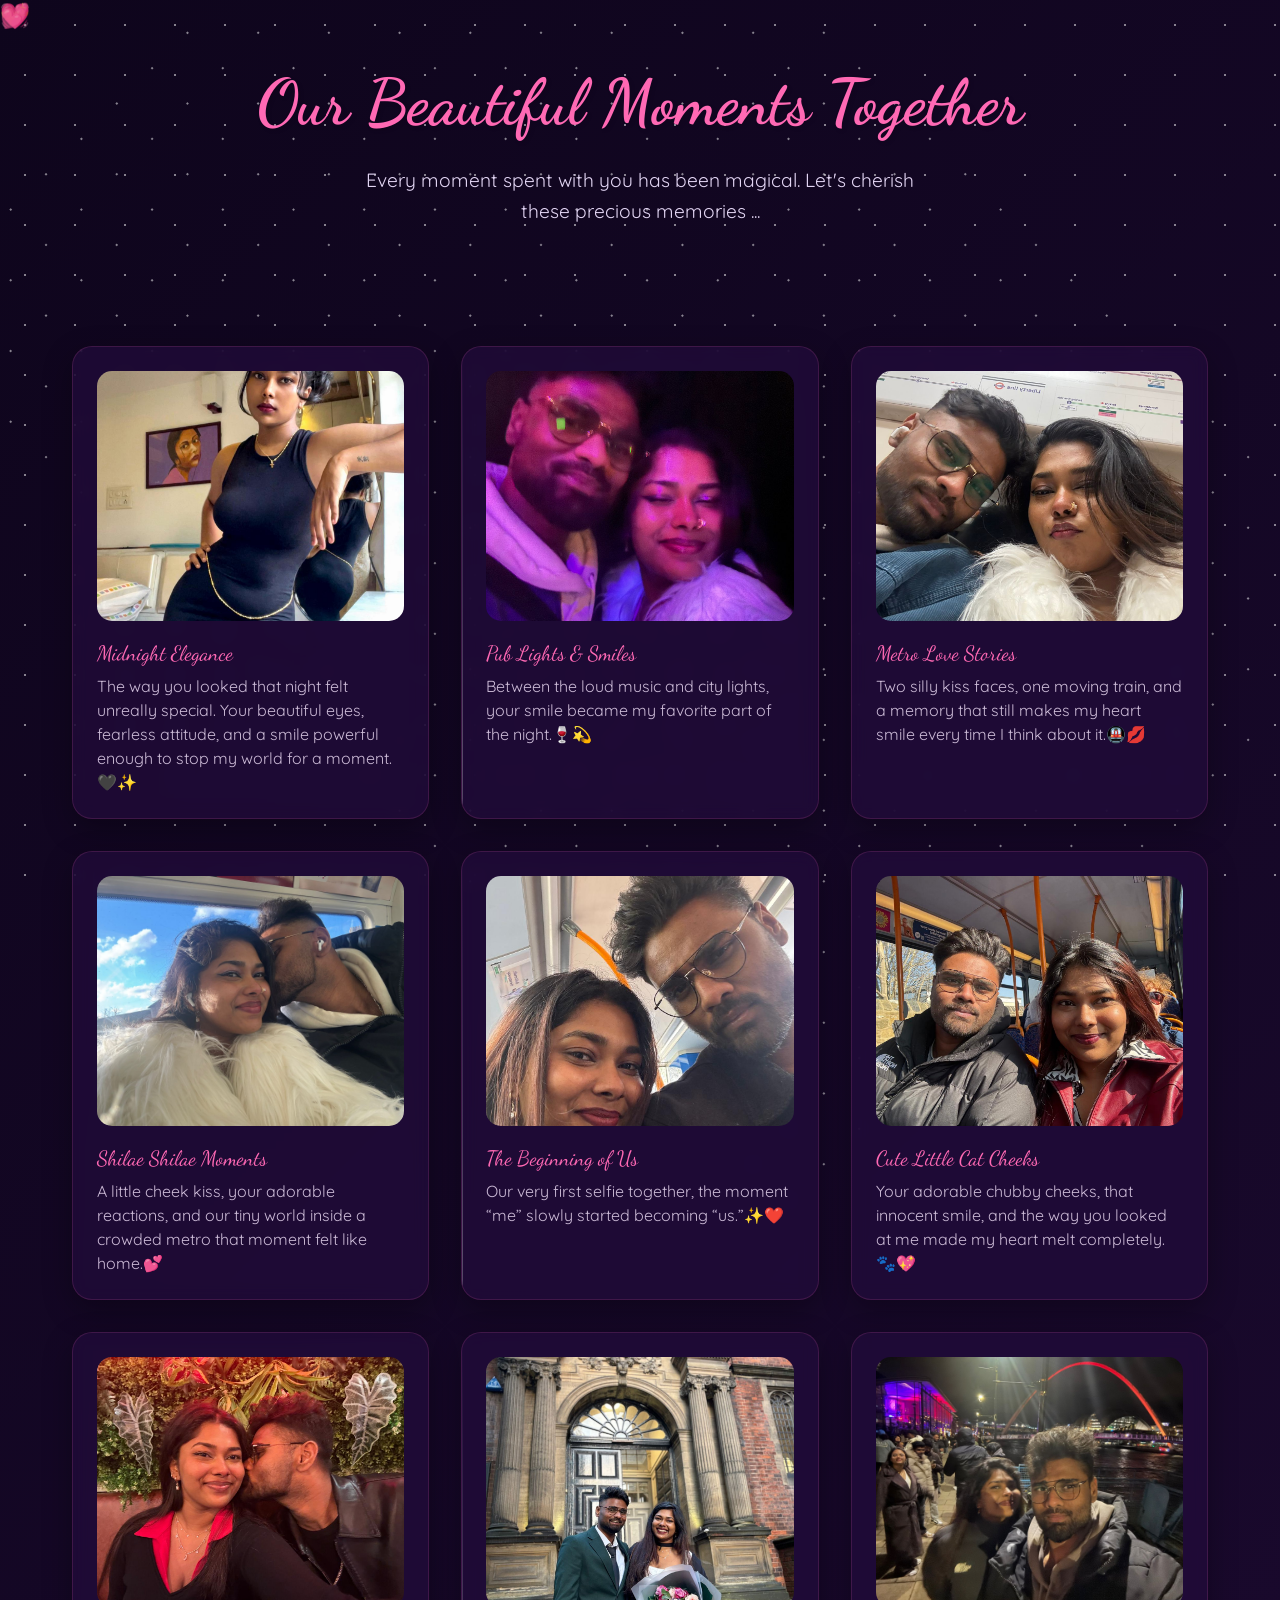
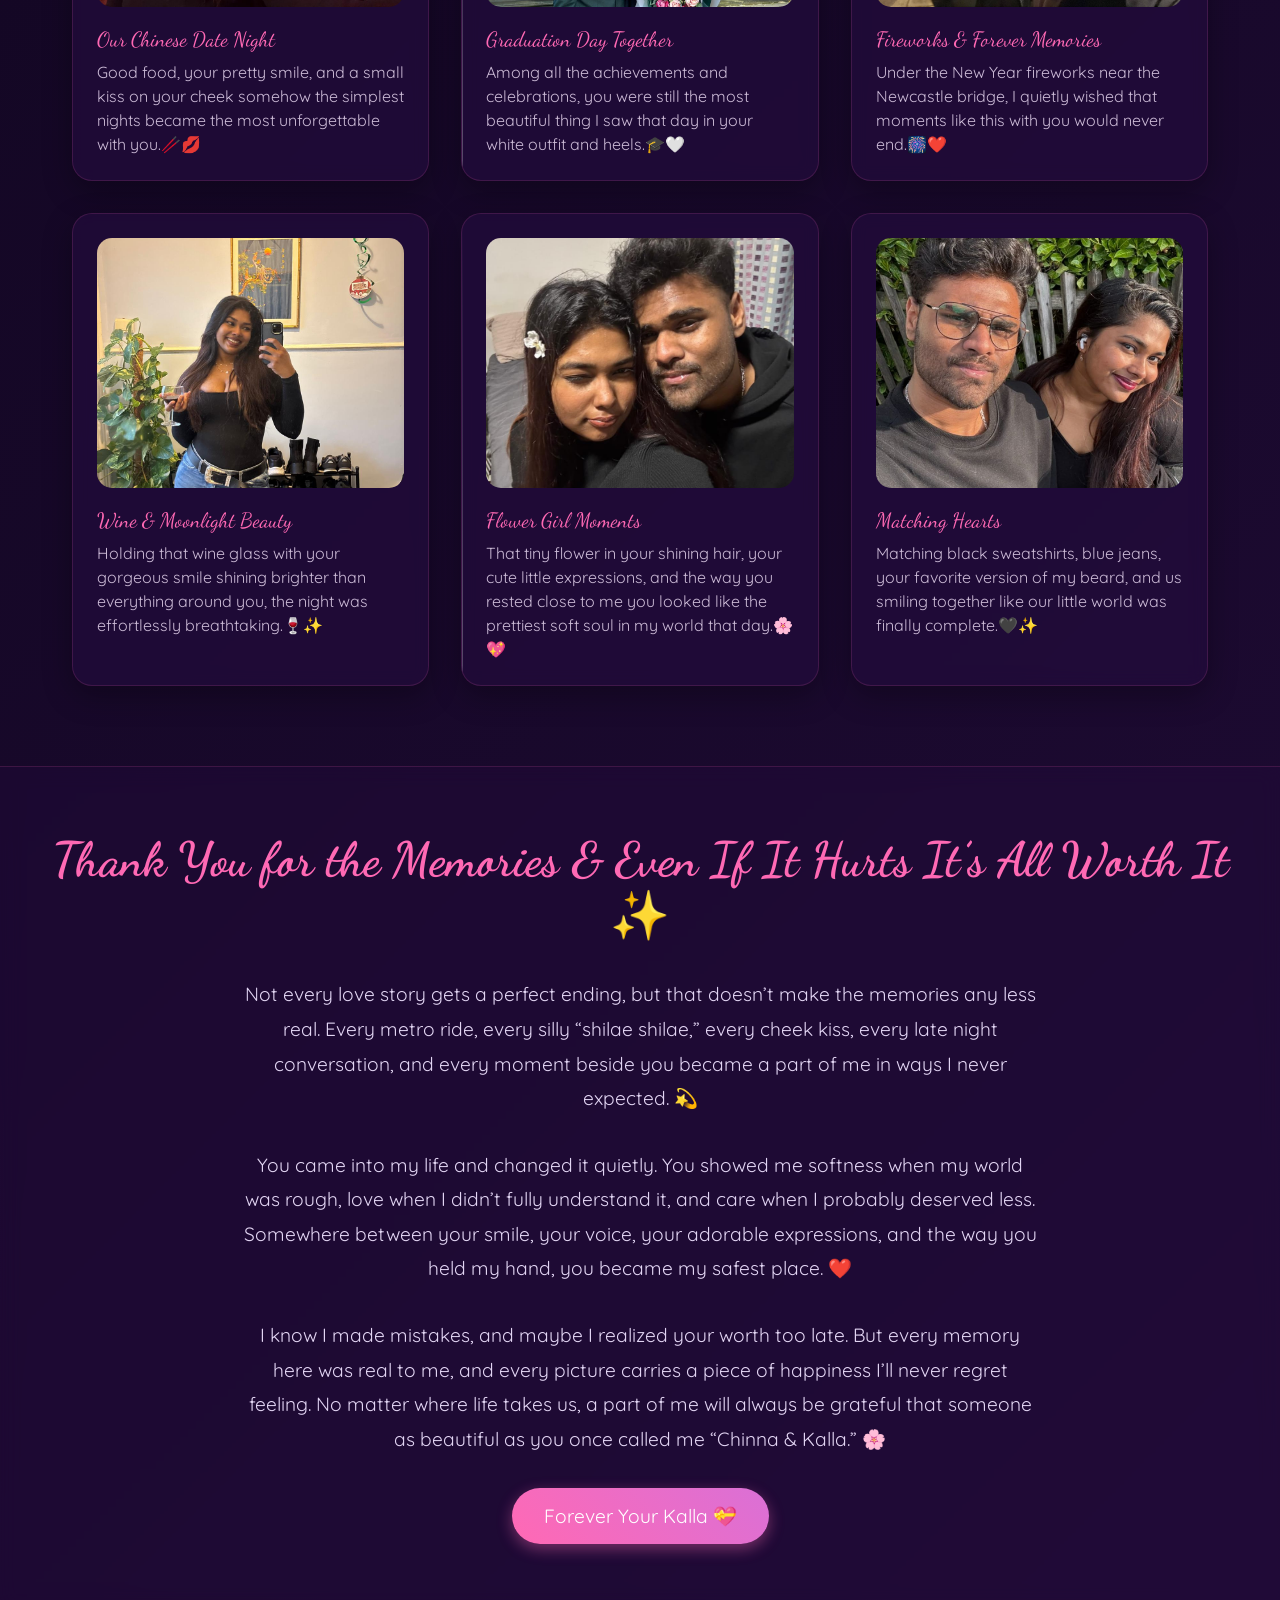
<file: last.html>
<!DOCTYPE html>
<html lang="en">

<head>
    <meta charset="UTF-8">
    <meta name="viewport" content="width=device-width, initial-scale=1.0">
    <title>Our Beautiful Memories ✨</title>
    <style>
        @import url('https://fonts.googleapis.com/css2?family=Dancing+Script:wght@700&family=Quicksand:wght@300;400;500;600&display=swap');

        * {
            margin: 0;
            padding: 0;
            box-sizing: border-box;
        }

        body {
            min-height: 100vh;
            background: linear-gradient(135deg,
                    #0e051c 0%,
                    #1f0b35 25%,
                    #140526 50%,
                    #2c0e4c 75%,
                    #0e051c 100%);
            background-size: 400% 400%;
            animation: gradientFlow 15s ease infinite;
            font-family: 'Quicksand', sans-serif;
            overflow-x: hidden;
            color: #e2d5f3;
            color-scheme: dark;
        }

        @keyframes gradientFlow {
            0% {
                background-position: 0% 50%;
            }

            50% {
                background-position: 100% 50%;
            }

            100% {
                background-position: 0% 50%;
            }
        }

        /* Enhanced Sparkle Effect */
        .magic-sparkles {
            position: fixed;
            top: 0;
            left: 0;
            width: 100%;
            height: 100%;
            pointer-events: none;
            z-index: 1;
        }

        .sparkle {
            position: absolute;
            width: 6px;
            height: 6px;
            border-radius: 50%;
            background-color: white;
            animation: twinkle var(--duration, 4s) ease-in-out infinite;
            opacity: 0;
        }

        @keyframes twinkle {

            0%,
            100% {
                opacity: 0;
                transform: scale(0.5);
            }

            50% {
                opacity: 0.8;
                transform: scale(1);
            }
        }

        /* Generate 50 sparkles with different positions and animations */
        .magic-sparkles::before,
        .magic-sparkles::after {
            content: '';
            position: absolute;
            width: 100%;
            height: 100%;
            background-image: radial-gradient(circle, white 1px, transparent 1px);
            background-size: 50px 50px;
            animation: sparkleLayer 8s linear infinite;
            opacity: 0.5;
        }

        .magic-sparkles::after {
            animation-delay: -4s;
            transform: rotate(45deg);
        }

        @keyframes sparkleLayer {
            0% {
                transform: translateY(0);
            }

            100% {
                transform: translateY(-50px);
            }
        }

        /* Floating Hearts */
        .floating-hearts {
            position: fixed;
            width: 100%;
            height: 100%;
            pointer-events: none;
            z-index: 2;
        }

        .heart {
            position: absolute;
            font-size: 1.5rem;
            color: rgba(255, 105, 180, 0.6);
            animation: floatHeart var(--float-duration, 6s) ease-in-out infinite;
            animation-delay: var(--delay, 0s);
        }

        @keyframes floatHeart {
            0% {
                transform: translate(0, 100vh) rotate(0deg);
            }

            100% {
                transform: translate(var(--translate-x, 0), -100vh) rotate(360deg);
            }
        }

        /* Welcome Section */
        .welcome {
            text-align: center;
            padding: 4rem 2rem;
            position: relative;
            z-index: 3;
        }

        .welcome h1 {
            font-family: 'Dancing Script', cursive;
            font-size: 4rem;
            color: #ff69b4;
            text-shadow: 2px 2px 4px rgba(0, 0, 0, 0.1);
            animation: fadeInScale 2s ease;
        }

        .welcome p {
            font-size: 1.2rem;
            max-width: 600px;
            margin: 1.5rem auto;
            line-height: 1.6;
            animation: fadeIn 2s ease 0.5s both;
        }

        /* Enhanced Memory Cards */
        .memory-container {
            max-width: 1200px;
            margin: 0 auto;
            padding: 2rem;
            display: grid;
            grid-template-columns: repeat(auto-fit, minmax(300px, 1fr));
            gap: 2rem;
            z-index: 3;
            position: relative;
        }

        .memory-card {
            background: rgba(35, 12, 60, 0.7);
            backdrop-filter: blur(8px);
            border: 1px solid rgba(255, 105, 180, 0.15);
            border-radius: 20px;
            padding: 1.5rem;
            box-shadow: 0 10px 30px rgba(0, 0, 0, 0.3);
            transition: all 0.5s cubic-bezier(0.4, 0, 0.2, 1);
            position: relative;
            overflow: hidden;
        }

        .memory-card:hover {
            transform: translateY(-10px) scale(1.02);
            box-shadow: 0 15px 30px rgba(0, 0, 0, 0.15);
        }

        .memory-card::before {
            content: '';
            position: absolute;
            top: 0;
            left: 0;
            width: 100%;
            height: 100%;
            background: linear-gradient(45deg, transparent, rgba(255, 255, 255, 0.4), transparent);
            transform: translateX(-100%);
            transition: 0.5s;
        }

        .memory-card:hover::before {
            transform: translateX(100%);
        }

        .memory-img {
            width: 100%;
            height: 250px;
            object-fit: cover;
            border-radius: 15px;
            margin-bottom: 1rem;
            transition: transform 0.5s ease;
        }

        .memory-card:hover .memory-img {
            transform: scale(1.05);
        }

        .memory-date {
            font-family: 'Dancing Script', cursive;
            color: #ff69b4;
            font-size: 1.3rem;
            margin-bottom: 0.5rem;
        }

        .memory-caption {
            font-size: 1rem;
            line-height: 1.5;
            color: #cbbad6;
        }

        /* Final Message Section */
        .final-message {
            text-align: center;
            padding: 4rem 2rem;
            background: rgba(35, 12, 60, 0.4);
            backdrop-filter: blur(10px);
            margin-top: 3rem;
            position: relative;
            z-index: 3;
            border-top: 1px solid rgba(255, 105, 180, 0.15);
            border-bottom: 1px solid rgba(255, 105, 180, 0.15);
        }

        .final-message h2 {
            font-family: 'Dancing Script', cursive;
            font-size: 3rem;
            color: #ff69b4;
            margin-bottom: 2rem;
            animation: heartbeat 2s infinite;
        }

        @keyframes heartbeat {

            0%,
            100% {
                transform: scale(1);
            }

            50% {
                transform: scale(1.1);
            }
        }

        .final-message p {
            font-size: 1.2rem;
            max-width: 800px;
            margin: 0 auto 2rem;
            line-height: 1.8;
        }

        .goodbye-btn {
            display: inline-block;
            padding: 1rem 2rem;
            font-size: 1.2rem;
            background: linear-gradient(45deg, #ff69b4, #da70d6);
            color: white;
            border: none;
            border-radius: 50px;
            cursor: pointer;
            text-decoration: none;
            transition: all 0.3s ease;
            box-shadow: 0 5px 15px rgba(255, 105, 180, 0.4);
            animation: float 3s infinite ease-in-out;
        }

        .goodbye-btn:hover {
            transform: translateY(-5px);
            box-shadow: 0 8px 20px rgba(255, 105, 180, 0.6);
        }

        @keyframes float {

            0%,
            100% {
                transform: translateY(0);
            }

            50% {
                transform: translateY(-10px);
            }
        }

        /* Animations */
        @keyframes fadeInScale {
            0% {
                opacity: 0;
                transform: scale(0.8);
            }

            100% {
                opacity: 1;
                transform: scale(1);
            }
        }

        @keyframes fadeIn {
            0% {
                opacity: 0;
            }

            100% {
                opacity: 1;
            }
        }

        /* Generate Hearts */
        .js-generate-hearts {
            position: fixed;
            width: 100%;
            height: 100%;
            pointer-events: none;
            z-index: 2;
        }

        /* Custom Scrollbar */
        ::-webkit-scrollbar {
            width: 12px;
        }

        ::-webkit-scrollbar-track {
            background: rgba(35, 12, 60, 0.6);
        }

        ::-webkit-scrollbar-thumb {
            background: linear-gradient(45deg, #ff69b4, #da70d6);
            border-radius: 6px;
        }

        /* Responsive Design */
        @media (max-width: 768px) {
            .welcome h1 {
                font-size: 3rem;
            }

            .memory-container {
                grid-template-columns: 1fr;
            }

            .final-message h2 {
                font-size: 2.5rem;
            }
        }
    </style>
</head>

<body>
    <div class="magic-sparkles"></div>
    <div class="floating-hearts">
        <!-- Hearts will be generated via CSS -->
        <div class="heart" style="--float-duration: 6s; --delay: 0s; --translate-x: 20px;">💝</div>
        <div class="heart" style="--float-duration: 8s; --delay: 1s; --translate-x: -30px;">💖</div>
        <div class="heart" style="--float-duration: 7s; --delay: 2s; --translate-x: 40px;">💗</div>
        <div class="heart" style="--float-duration: 9s; --delay: 3s; --translate-x: -20px;">💓</div>
        <div class="heart" style="--float-duration: 5s; --delay: 4s; --translate-x: 30px;">💕</div>
    </div>

    <section class="welcome">
        <h1>Our Beautiful Moments Together</h1>
        <p>Every moment spent with you has been magical. Let's cherish these precious memories ...</p>
    </section>

    <div class="memory-container">
        <div class="memory-card">
            <img src="./Midnight-Elegance.jpeg" alt="First Date" class="memory-img">
            <div class="memory-date">Midnight Elegance</div>
            <div class="memory-caption">The way you looked that night felt unreally special. Your beautiful eyes, fearless attitude, and a smile powerful enough to stop my world for a moment.🖤✨</div>
        </div>
        <div class="memory-card">
            <img src="./Pub-Lights&Smilles.jpeg" alt="Beach Day" class="memory-img">
            <div class="memory-date">Pub Lights & Smiles</div>
            <div class="memory-caption">Between the loud music and city lights, your smile became my favorite part of the night.🍷💫</div>
        </div>
        <div class="memory-card">
            <img src="./Metro-Love-Stories.jpeg" alt="Movie Night" class="memory-img">
            <div class="memory-date">Metro Love Stories</div>
            <div class="memory-caption">Two silly kiss faces, one moving train, and a memory that still makes my heart smile every time I think about it.🚇💋</div>
        </div>
        <div class="memory-card">
            <img src="./Shilae-Shilae-Moments.jpeg" alt="Movie Night" class="memory-img">
            <div class="memory-date">Shilae Shilae Moments</div>
            <div class="memory-caption">A little cheek kiss, your adorable reactions, and our tiny world inside a crowded metro that moment felt like home.💕</div>
        </div>
        <div class="memory-card">
            <img src="./The-Beginning-of-Us.jpeg" alt="Movie Night" class="memory-img">
            <div class="memory-date">The Beginning of Us</div>
            <div class="memory-caption">Our very first selfie together, the moment “me” slowly started becoming “us.”✨❤️</div>
        </div>
        <div class="memory-card">
            <img src="./Cute-Little-Cat-Cheeks.jpeg" alt="Movie Night" class="memory-img">
            <div class="memory-date">Cute Little Cat Cheeks</div>
            <div class="memory-caption">Your adorable chubby cheeks, that innocent smile, and the way you looked at me made my heart melt completely.🐾💖</div>
        </div>
        <div class="memory-card">
            <img src="./Our-Chinese-Date-Night.jpeg" alt="Movie Night" class="memory-img">
            <div class="memory-date">Our Chinese Date Night</div>
            <div class="memory-caption">Good food, your pretty smile, and a small kiss on your cheek somehow the simplest nights became the most unforgettable with you.🥢💋</div>
        </div>
        <div class="memory-card">
            <img src="./Graduation-Day-Together.jpeg" alt="Movie Night" class="memory-img">
            <div class="memory-date">Graduation Day Together</div>
            <div class="memory-caption">Among all the achievements and celebrations, you were still the most beautiful thing I saw that day in your white outfit and heels.🎓🤍</div>
        </div>
        <div class="memory-card">
            <img src="./Fireworks&Forever-Memories.jpeg" alt="Movie Night" class="memory-img">
            <div class="memory-date">Fireworks & Forever Memories</div>
            <div class="memory-caption">Under the New Year fireworks near the Newcastle bridge, I quietly wished that moments like this with you would never end.🎆❤️</div>
        </div>
        <div class="memory-card">
            <img src="./Wine&Moonlight-Beauty.jpeg" alt="Movie Night" class="memory-img">
            <div class="memory-date">Wine & Moonlight Beauty</div>
            <div class="memory-caption">Holding that wine glass with your gorgeous smile shining brighter than everything around you, the night was effortlessly breathtaking.🍷✨</div>
        </div>
        <div class="memory-card">
            <img src="./Flower-Girl-Moments.jpeg" alt="Movie Night" class="memory-img">
            <div class="memory-date">Flower Girl Moments</div>
            <div class="memory-caption">That tiny flower in your shining hair, your cute little expressions, and the way you rested close to me you looked like the prettiest soft soul in my world that day.🌸💖</div>
        </div>
        <div class="memory-card">
            <img src="./Matching-Hearts.jpeg" alt="Movie Night" class="memory-img">
            <div class="memory-date">Matching Hearts</div>
            <div class="memory-caption">Matching black sweatshirts, blue jeans, your favorite version of my beard, and us smiling together like our little world was finally complete.🖤✨</div>
        </div>

    </div>

    <section class="final-message">
        <h2>Thank You for the Memories & Even If It Hurts It’s All Worth It ✨</h2>
        <p>Not every love story gets a perfect ending, but that doesn’t make the memories any less real.  

        Every metro ride, every silly “shilae shilae,” every cheek kiss, every late night conversation, and every moment beside you became a part of me in ways I never expected. 💫</p>  
        <p>You came into my life and changed it quietly.  

        You showed me softness when my world was rough, love when I didn’t fully understand it, and care when I probably deserved less.  

        Somewhere between your smile, your voice, your adorable expressions, and the way you held my hand, you became my safest place. ❤️</p>
        <p>I know I made mistakes, and maybe I realized your worth too late.  

        But every memory here was real to me, and every picture carries a piece of happiness I’ll never regret feeling.  

        No matter where life takes us, a part of me will always be grateful that someone as beautiful as you once called me “Chinna & Kalla.” 🌸</p>
        <a href="#" class="goodbye-btn">Forever Your Kalla 💝</a>
    </section>
</body>

</html>
</file>
